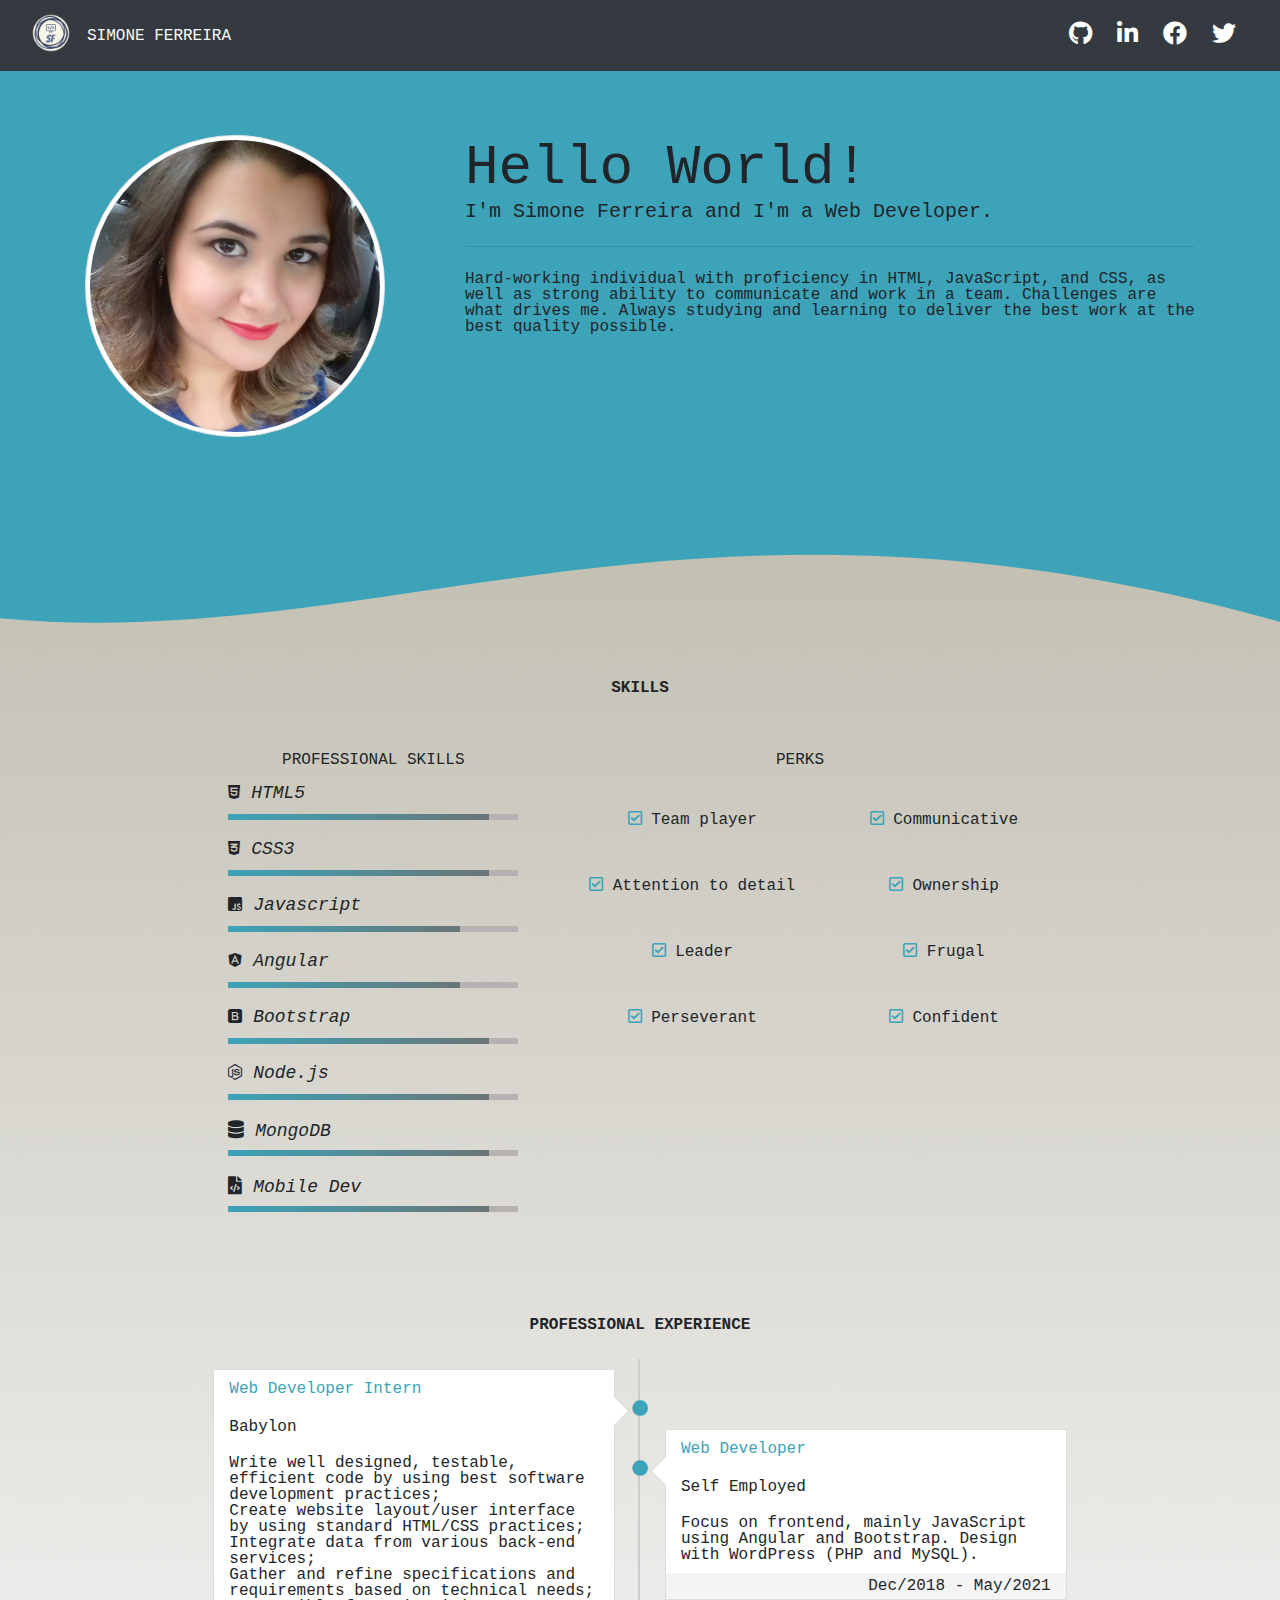
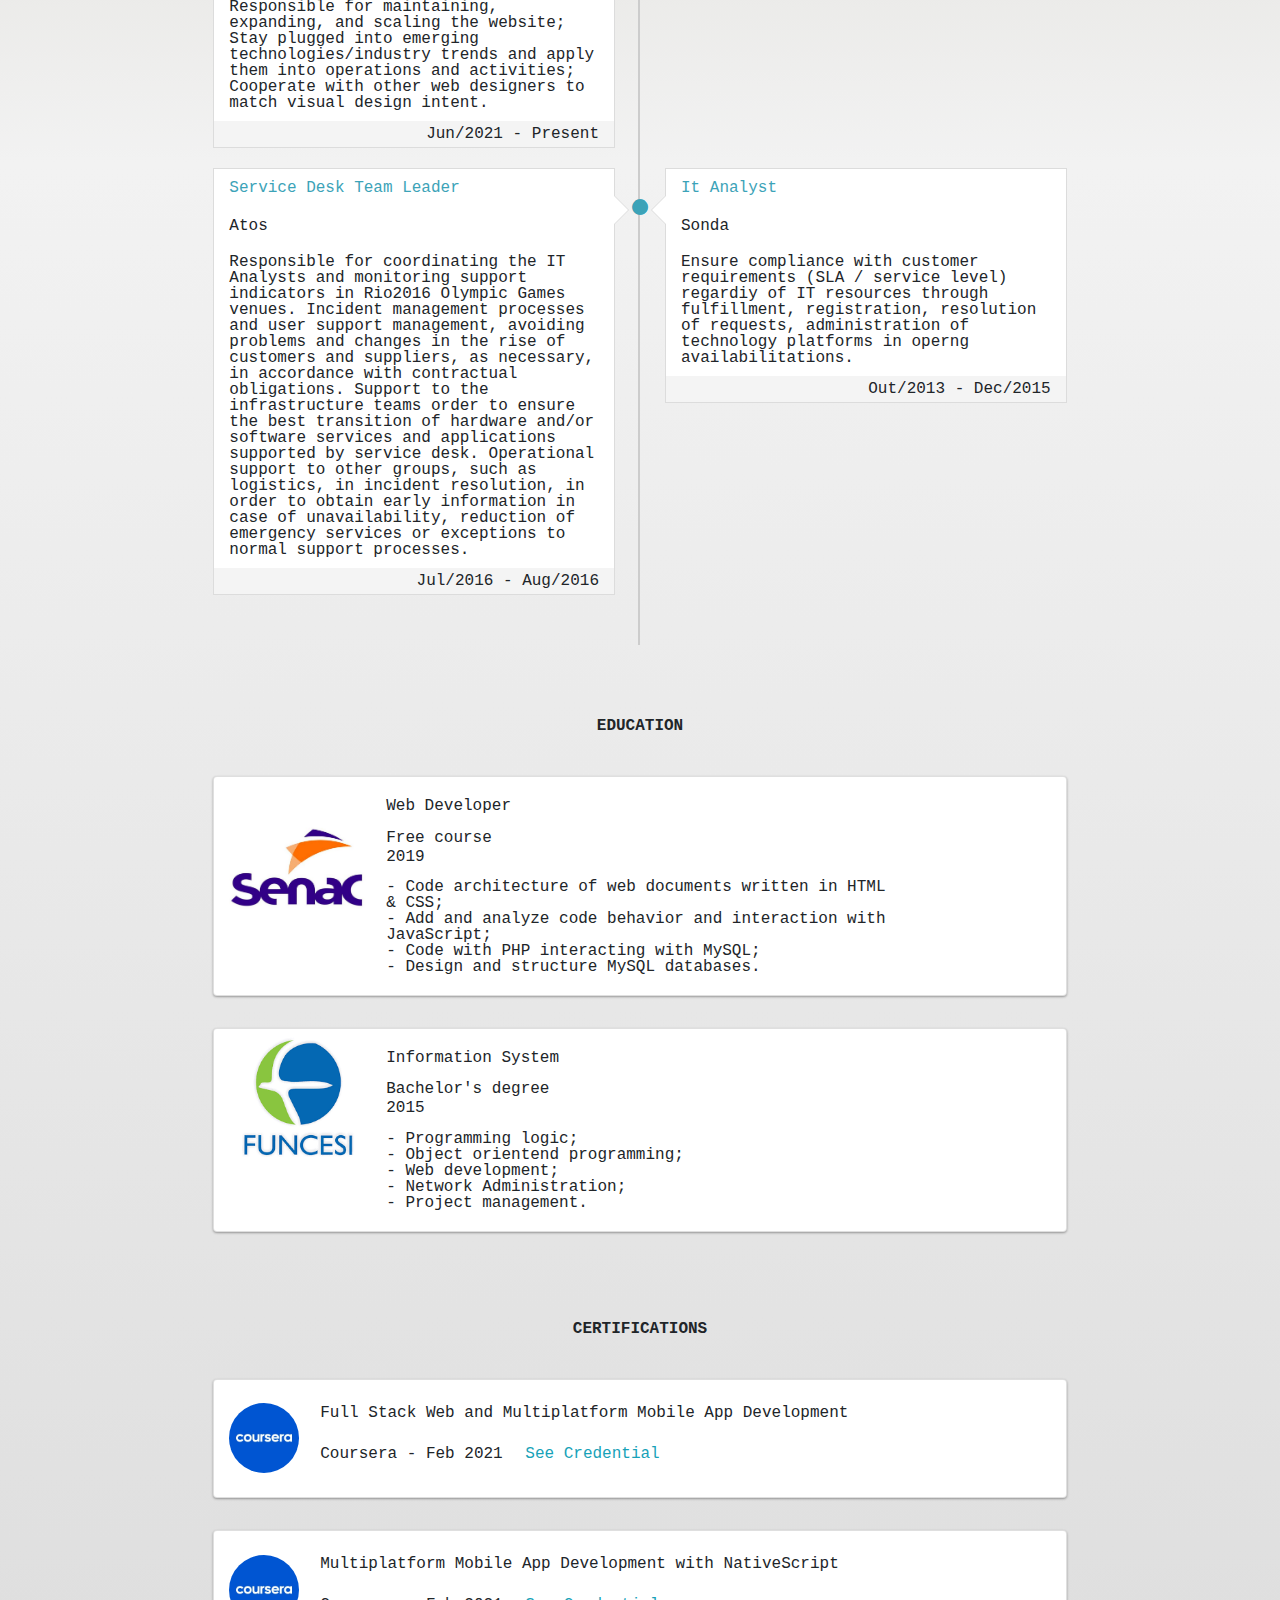
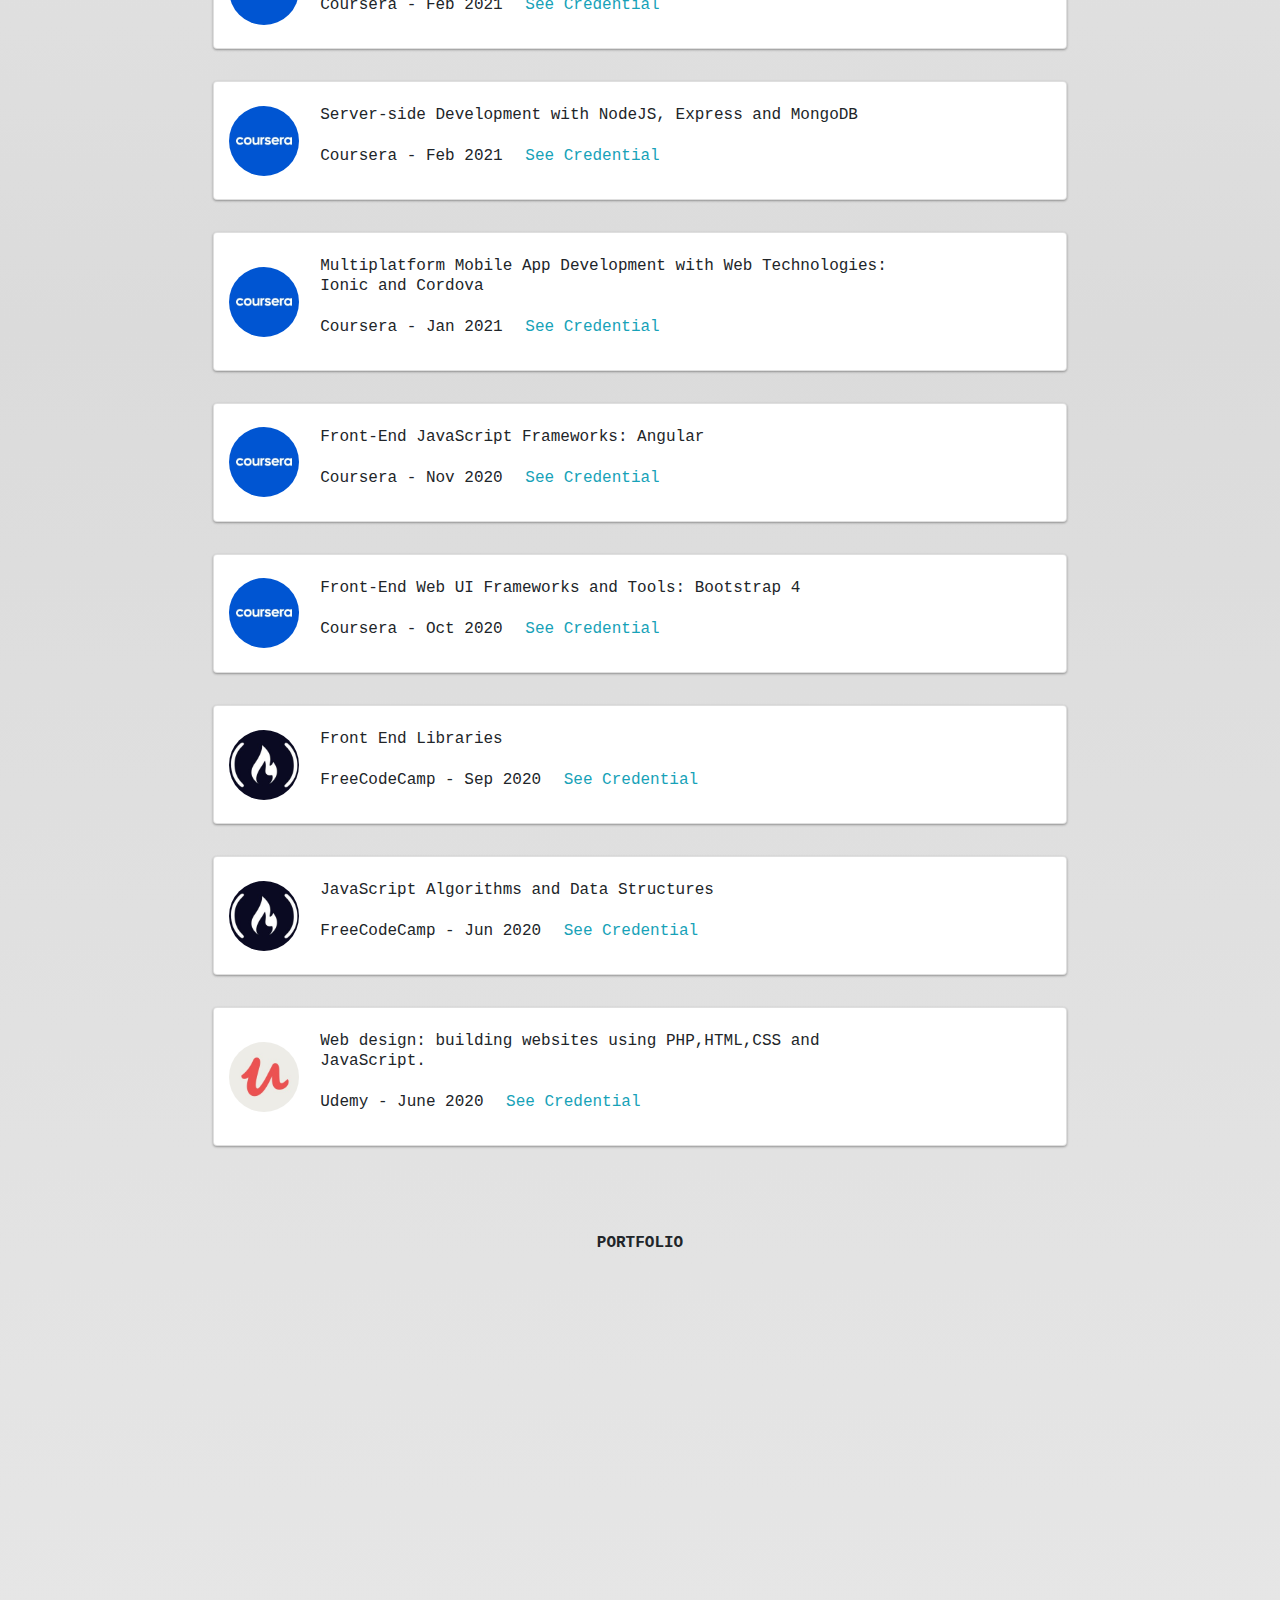
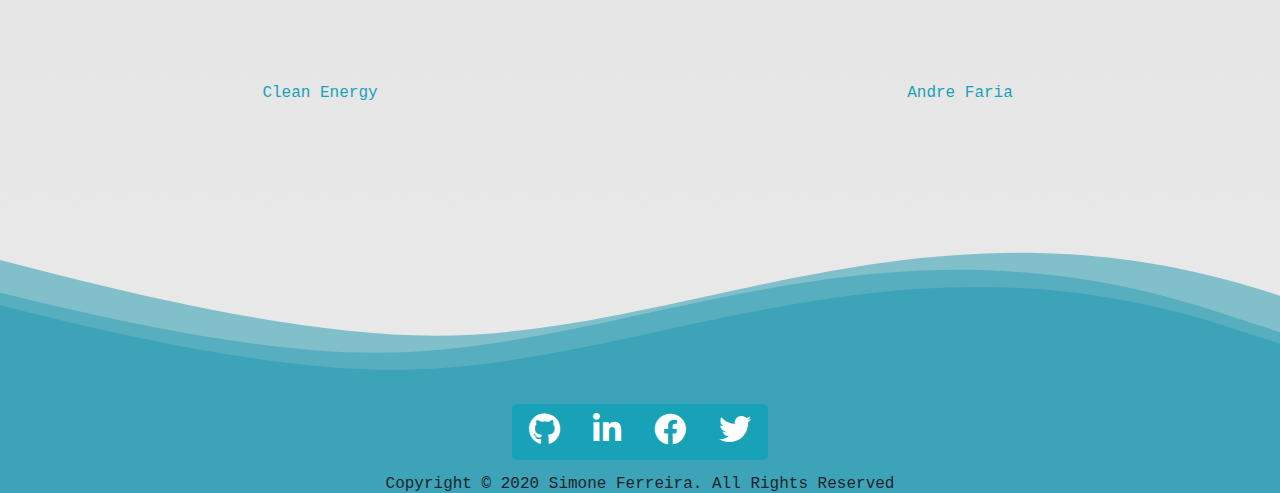
<file: index.html>
<!DOCTYPE html>
<html lang="en">
  <head>
    <meta charset="UTF-8">
    <meta name="viewport" content="width=device-width, initial-scale=1.0">
    <meta name="author" content="Simone Ferreira">
    <meta name="robots" content="index, follow">
    <meta name="revisit-after" content="7 days">
    <meta name="description" content="I'm Simone Ferreira, a front-end developer with good knowledge of create websites.">
    <meta name="keywords" content=" Simone Ferreira, resume, web developer, front-end, html5, css, CV, bootstrap, responsive design">
    <!--CSS-->
    <link rel="shortcut icon" href="./public/img/favicon.ico" sizes="16x16" type="image/x-icon">
    <link rel="stylesheet" href="/public/css/bootstrap.min.css">
    <link rel="stylesheet" href="public/fontawesome-free-5.13.0-web/css/all.css"> 
    <link rel="stylesheet" href="/public/css/reset.css">
    <link rel="stylesheet" href="/public/css/style.css">
    <title>Simone Ferreira</title>
  </head>
  <body>
  <!--------------------------------------------------------------------------Header menu-->
    <div id="navbar" class="container-fluid bg-dark align-self-center sticky-top">
      <nav class="navbar navbar-expand-lg bg-dark navbar-dark" >
        <!--Logo-->
        <a href="index.html" class="navbar-brand "><img src="/public/img/logo.png" alt="Simone Ferreira's photo" width="40" height="40"></a>
        <span class="align-middle text-light text-uppercase">Simone Ferreira</span>
        <!--Collapse menu responsive-->
        <button class="navbar-toggler" data-toggle="collapse" data-target="#menu">
          <span class="navbar-toggler-icon"></span>
        </button>
        
        <div id="menu" class="collapse navbar-collapse">
          <div class="navbar-nav ml-md-auto btn-group " role="group">
            <a  class="btn btn-dark" href="https://github.com/simoneeferreira"><i class="fab fa-github" style="font-size: 24px;"></i></a>
            <a  class="btn btn-dark" href="https://www.linkedin.com/in/simoneeferreira/"><i class="fab fa-linkedin-in" style="font-size: 24px;"></i></a>
            <a  class="btn btn-dark" href="https://www.facebook.com/simone.ferreira.58152"><i class="fab fa-facebook" style="font-size: 24px;"></i></a>
            <a  class="btn btn-dark" href="https://twitter.com/simoneeferreira"><i class="fab fa-twitter" style="font-size: 24px;"></i></a>
          </div>
        </div>
      </nav>
    </div>
    <!---------------------------------------------------------------------------------------Introduction--> 
    <div class="jumbotron jumbotron-fluid mb-0" style="background-color: #3CA3B8;">
     <div class="container">
        <div class="row">
          <div class="col-lg-4">
            <img src="/public/img/profilePicture.jpg" alt="Simone Ferreira's photo" class="img-thumbnail rounded-circle" width="300px" height="300px">
          </div>
          <div class="col-lg-8">
            <h1 class="display-4">Hello World!</h1>
            <p class="lead">I'm Simone Ferreira and I'm a Web Developer.</p>
            <hr class="my-4">
            <p class="mb-3">Hard-working individual with proficiency in HTML, JavaScript, and CSS, as well as strong ability to communicate and work in a team. Challenges are what drives me. Always studying and learning to deliver the best work at the best quality possible. </p>
          </div>
        </div>
      </div>
      
    </div>
    <div style="height: 150px; position: relative; overflow: hidden;"><svg viewBox="0 0 500 150" preserveAspectRatio="none" style="height: 100%; width: 100%;"><path d="M-0.84,112.98 C149.99,150.00 271.49,-49.98 501.41,117.92 L500.00,0.00 L0.00,0.00 Z" style="stroke: none; fill: #3CA3B8"></path></svg></div>
    
    <!-----------------------------------------------------------------------End of jumbotron-->

    <div class="container-fluid mb-5" >
      <!------------------------------------------------------------------------------------------------------------Skills-->
      <div class="row justify-content-center">
        <h2 class=" my-4 col-lg-12 text-center text-uppercase"><b>Skills</b></h2>
        <div class="col-lg-3 col-sm-10">
          <div class="skills">
            <p class="text-center text-uppercase mb-3">Professional skills</p>
            <ul class="m-auto">
              <li><span class="html5"></span><em><i class="fab fa-html5"></i> HTML5</em></li>
              <li><span class="css3"></span><em><i class="fab fa-css3-alt"></i> CSS3</em></li>
              <li><span class="js"></span><em><i class="fab fa-js-square"></i> Javascript</em></li>
              <li><span class="jquery"></span><em><i class="fab fa-angular"></i> Angular</em></li>
              <li><span class="bootstrap"></span><em><i class="fab fa-bootstrap"></i> Bootstrap</em></li>
              <li><span class="node"></span><em><i class="fab fa-node-js"></i> Node.js</em></li>
              <li><span class="database"></span><em><i class="fas fa-database"></i> MongoDB</em></li>
              <li><span class="mobile"></span><em><i class="fas fa-file-code"></i> Mobile Dev</em></li>
            </ul> 
          </div>            
        </div>
        <div class="col-lg-5 col-sm-10">
          <div class="skills m-auto text-center">
            <p class="text-uppercase text-center">Perks</p>
          </div>
          
          <table class="table table-borderless  text-center">
            <tr>
              <td><i class="far fa-check-square" style="color: #3CA3B8;"></i> Team player</td>
              <td><i class="far fa-check-square" style="color: #3CA3B8;"></i> Communicative</td>
            </tr>
            <tr> 
              <td></td>
            </tr>
            <tr>  
              <td><i class="far fa-check-square" style="color: #3CA3B8;"></i> Attention to detail</td>
              <td><i class="far fa-check-square" style="color: #3CA3B8;"></i> Ownership</td>
            </tr>
            <tr>
              <td></td>
            </tr>
            <tr>
              <td><i class="far fa-check-square" style="color: #3CA3B8;"></i> Leader</td>
              <td><i class="far fa-check-square" style="color: #3CA3B8;"></i> Frugal</td>
            </tr>
            <tr>
              <td></td>
            </tr>
            <tr>
              <td><i class="far fa-check-square" style="color: #3CA3B8;"></i> Perseverant</td>
              <td><i class="far fa-check-square" style="color: #3CA3B8;"></i>  Confident</td>
            </tr>
            
          </table>
        </div>
      </div>
      <!---------------------------------------------------------------------------------------Experience-->
      <div class="row justify-content-center mb-5" >
        <h2 class=" my-4 col-lg-12 text-center text-uppercase"><b>Professional Experience</b></h2>
        <ul class="timeline col-lg-8">

          <li>
            <div class="timeline-badge">
              <a><i class="fa fa-circle"></i></a>
            </div>
            <div class="timeline-panel">
                <div class="timeline-heading">
                    <h4>Web Developer Intern</h4>
                    <p>Babylon</p>
                </div>
                <div class="timeline-body">
                    <p>Write well designed, testable, efficient code by using best software development practices;<br>
                      Create website layout/user interface by using standard HTML/CSS practices;<br>
                      Integrate data from various back-end services;<br>
                      Gather and refine specifications and requirements based on technical needs;<br>
                      Responsible for maintaining, expanding, and scaling the website;<br>
                      Stay plugged into emerging technologies/industry trends and apply them into operations and activities;<br>
                      Cooperate with other web designers to match visual design intent.</p>
                </div>
                <div class="timeline-footer">
                    <p class="text-right">Jun/2021 - Present</p>
                </div>
            </div>
          </li>

          <li class="timeline-inverted">
              <div class="timeline-badge">
                <a><i class="fa fa-circle invert" ></i></a>
              </div>
              <div class="timeline-panel">
                  <div class="timeline-heading">
                      <h4>Web Developer</h4>
                      <p>Self Employed</p>
                  </div>
                  <div class="timeline-body">
                      <p>Focus on frontend, mainly JavaScript using Angular and Bootstrap.
                        Design with WordPress (PHP and MySQL).</p>
                  </div>
                  <div class="timeline-footer">
                      <p class="text-right">Dec/2018 - May/2021</p>
                  </div>
              </div>
          </li>
          
          <li>
              <div class="timeline-badge">
                  <a><i class="fa fa-circle" id=""></i></a>
              </div>
              <div class="timeline-panel">
                  <div class="timeline-heading">
                      <h4>Service Desk Team Leader</h4>
                      <p>Atos</p>
                  </div>
                  <div class="timeline-body">
                    <p>Responsible for coordinating the IT Analysts and monitoring support indicators in Rio2016 Olympic Games venues.
                      Incident management processes and user support management, avoiding problems and changes in the rise of customers 
                      and suppliers, as necessary, in accordance with contractual obligations.
                      Support to the infrastructure teams order to ensure the best transition 
                      of hardware and/or software services and applications supported by service desk.
                      Operational support to other groups, such as logistics, in incident resolution, in order to obtain early information 
                      in case of unavailability, reduction of emergency services or exceptions to normal support processes.</p>
                  </div>
                  <div class="timeline-footer">
                      <p class="text-right">Jul/2016 - Aug/2016</p>
                  </div>
              </div>
          </li>
          
          <li class="timeline-inverted">
              <div class="timeline-badge">
                  <a><i class="fa fa-circle invert" id=""></i></a>
              </div>
              <div class="timeline-panel">
                  <div class="timeline-heading">
                      <h4>It Analyst</h4>
                      <p>Sonda</p>
                  </div>
                  <div class="timeline-body">
                      <p>Ensure compliance with customer requirements (SLA / service level) regardiy of IT resources through fulfillment, 
                        registration, resolution of requests, administration of technology platforms in operng availabilitations.</p>
                  </div>
                  <div class="timeline-footer">
                      <p class="text-right">Out/2013 - Dec/2015</p>
                  </div>
              </div>
          </li>
          <li class="clearfix no-float"></li>
        </ul>
      </div>
      <!------------------------------------------------------------------------------------------------Education-->

      <div class="row justify-content-center mb-5">
        <h2 class=" my-4 col-lg-12 text-center text-uppercase"><b>Education</b></h2>
        <div class="card mb-3 card-1 col-lg-8 col-sm-12 m-3">
          <div class="row no-gutters">
            <div class="col-md-2">
              <img src="public/img/Senac.jpg" class="card-img img-fluid mx-auto"alt="Senac's photo">
            </div>
            <div class="col-md-8">
              <div class="card-body">
                <h5 class="card-title">Web Developer</h5>
                <h5 class="card-title">Free course <br> 2019</h5>
                <p class="card-text">
                  - Code architecture of web documents written in HTML & CSS; <br>
                  - Add and analyze code behavior and interaction with JavaScript; <br>
                  - Code with PHP interacting with MySQL; <br>
                  - Design and structure MySQL databases.
                </p>
                
              </div>
            </div>
          </div>
        </div>
        <div class="card mb-3 card-1 col-lg-8 col-sm-12 m-3">
          <div class="row no-gutters">
            <div class="col-md-2">
              <img src="public/img/funcesi.png" class="card-img img-fluid mx-auto"alt="Funcesi's photo">
            </div>
            <div class="col-md-8">
              <div class="card-body">
                <h5 class="card-title">Information System</h5>
                <h5 class="card-title">Bachelor's degree <br> 2015</h5>
                <p class="card-text">
                - Programming logic; <br>
                - Object orientend programming; <br>
                - Web development; <br>
                - Network Administration; <br>
                - Project management.
                </p>
              </div>
            </div>
          </div>
        </div>
      </div>
      <!------------------------------------------------------------------------------------------------Certifications-->
      <div class="row justify-content-center mb-5">
        <h2 class=" my-4 col-lg-12 text-center text-uppercase"><b>Certifications</b></h2>

        <div class="card card-1 col-lg-8 col-sm-12 m-3">
          <div class="row my-1">
            <div class="col-md-1 d-flex align-items-center">
              <img src="public/img/coursera.jpeg" class="img-fluid rounded-circle mx-auto img"alt="Coursera's photo">
            </div>
            <div class="col-md-9 align-middle">
              <div class="card-body">
                <h5 class="card-title">Full Stack Web and Multiplatform Mobile App Development</h5>
                <p class="card-text">Coursera - Feb 2021 <a type="button" class="btn btn-link text-info" href="https://coursera.org/share/6c8e72bc9c3187e116e4117c799b56a4" target="_blank">See Credential</a></p>
              </div>
            </div>
          </div>
        </div>

        <div class="card card-1 col-lg-8 col-sm-12 m-3">
          <div class="row my-1">
            <div class="col-md-1 d-flex align-items-center">
              <img src="public/img/coursera.jpeg" class="img-fluid rounded-circle mx-auto img"alt="Coursera's photo">
            </div>
            <div class="col-md-9 align-middle">
              <div class="card-body">
                <h5 class="card-title">Multiplatform Mobile App Development with NativeScript</h5>
                <p class="card-text">Coursera - Feb 2021 <a type="button" class="btn btn-link text-info" href="https://coursera.org/share/205aaa57ecc92c19e0c407cb115cbfae" target="_blank">See Credential</a></p>
              </div>
            </div>
          </div>
        </div>

        <div class="card card-1 col-lg-8 col-sm-12 m-3">
          <div class="row my-1">
            <div class="col-md-1 d-flex align-items-center">
              <img src="public/img/coursera.jpeg" class="img-fluid rounded-circle mx-auto img"alt="Coursera's photo">
            </div>
            <div class="col-md-9 align-middle">
              <div class="card-body">
                <h5 class="card-title">Server-side Development with NodeJS, Express and MongoDB</h5>
                <p class="card-text">Coursera - Feb 2021 <a type="button" class="btn btn-link text-info" href="https://coursera.org/share/99ab1f9f5020a88fd075f868d2a01e89" target="_blank">See Credential</a></p>
              </div>
            </div>
          </div>
        </div>

        <div class="card card-1 col-lg-8 col-sm-12 m-3">
          <div class="row my-1">
            <div class="col-md-1 d-flex align-items-center">
              <img src="public/img/coursera.jpeg" class="img-fluid rounded-circle mx-auto img"alt="Coursera's photo">
            </div>
            <div class="col-md-9 align-middle">
              <div class="card-body">
                <h5 class="card-title">Multiplatform Mobile App Development with Web Technologies: Ionic and Cordova</h5>
                <p class="card-text">Coursera - Jan 2021 <a type="button" class="btn btn-link text-info" href="https://www.coursera.org/account/accomplishments/certificate/NENNJ89HSYDR" target="_blank">See Credential</a></p>
              </div>
            </div>
          </div>
        </div>

        <div class="card card-1 col-lg-8 col-sm-12 m-3">
          <div class="row my-1">
            <div class="col-md-1 d-flex align-items-center">
              <img src="public/img/coursera.jpeg" class="img-fluid rounded-circle mx-auto img"alt="Coursera's photo">
            </div>
            <div class="col-md-9 align-middle">
              <div class="card-body">
                <h5 class="card-title">Front-End JavaScript Frameworks: Angular</h5>
                <p class="card-text">Coursera - Nov 2020 <a type="button" class="btn btn-link text-info" href="https://coursera.org/share/7ac4c1279136ff2a092fe51bc4223182" target="_blank">See Credential</a></p>
              </div>
            </div>
          </div>
        </div>

        <div class="card card-1 col-lg-8 col-sm-12 m-3">
          <div class="row my-1">
            <div class="col-md-1 d-flex align-items-center">
              <img src="public/img/coursera.jpeg" class="img-fluid rounded-circle mx-auto img"alt="Coursera's photo">
            </div>
            <div class="col-md-9 align-middle">
              <div class="card-body">
                <h5 class="card-title">Front-End Web UI Frameworks and Tools: Bootstrap 4</h5>
                <p class="card-text">Coursera - Oct 2020 <a type="button" class="btn btn-link text-info" href="https://coursera.org/share/4920b8f21dae0c7b7fffae2a55fdda48" target="_blank">See Credential</a></p>
              </div>
            </div>
          </div>
        </div>

        <div class="card card-1 col-lg-8 col-sm-12 m-3">
          <div class="row my-1">
            <div class="col-md-1 d-flex align-items-center">
              <img src="public/img/freecodecamp.jpeg" class="img-fluid rounded-circle mx-auto img"alt="Free code camp's photo">
            </div>
            <div class="col-md-9 align-middle">
              <div class="card-body">
                <h5 class="card-title">Front End Libraries</h5>
                <p class="card-text">FreeCodeCamp - Sep 2020 <a type="button" class="btn btn-link text-info" href="https://www.freecodecamp.org/certification/simoneeferreira/front-end-libraries" target="_blank">See Credential</a></p>
              </div>
            </div>
          </div>
        </div>

        <div class="card card-1 col-lg-8 col-sm-12 m-3">
          <div class="row my-1">
            <div class="col-md-1 d-flex align-items-center">
              <img src="public/img/freecodecamp.jpeg" class="img-fluid rounded-circle mx-auto img"alt="Free Code Camp's photo">
            </div>
            <div class="col-md-9 align-middle">
              <div class="card-body">
                <h5 class="card-title">JavaScript Algorithms and Data Structures</h5>
                <p class="card-text">FreeCodeCamp - Jun 2020 <a type="button" class="btn btn-link text-info" href="https://www.freecodecamp.org/certification/simoneeferreira/javascript-algorithms-and-data-structures" target="_blank">See Credential</a></p>
              </div>
            </div>
          </div>
        </div>

        <div class="card card-1 col-lg-8 col-sm-12 m-3">
          <div class="row my-1">
            <div class="col-md-1 d-flex align-items-center">
              <img src="public/img/udemy.jpeg" class="img-fluid rounded-circle mx-auto img"alt="Udemy's photo">
            </div>
            <div class="col-md-9 align-middle">
              <div class="card-body">
                <h5 class="card-title">Web design: building websites using PHP,HTML,CSS and JavaScript.</h5>
                <p class="card-text">Udemy - June 2020 <a type="button" class="btn btn-link text-info" href="http://ude.my/UC-cc30d711-a221-44e0-a956-6f80d58f4912" target="_blank">See Credential</a></p>
              </div>
            </div>
          </div>
        </div>
        
        
      
      </div>
      
      
      <!------------------------------------------------------------------------------------Portfolio-->
      <div class="row justify-content-center">
        <h2 class=" my-4 col-lg-12 text-center text-uppercase"><b>Portfolio</b></h2>
        <div class="mx-auto col-lg-4 textCenter mb-3">
          <iframe class="embed-responsive iframe mb-2" src="https://cleanenergy.rio.br/" scrolling="no"></iframe>
          <div><a class="text-info text-center" href="https://cleanenergy.rio.br/" target="_blank">Clean Energy</a></div>
        </div>
          
        <div class="mx-auto col-lg-4 textCenter">
          <iframe class="embed-responsive iframe mb-2" src="https://andremmfaria.kantaros.net/" scrolling="no"></iframe>
          <div><a class="text-info" href="https://andremmfaria.kantaros.net/" target="_blank">Andre Faria</a></div>
        </div>      
      </div>     
    </div>
      <!-------------------------------------------------------------------------------------------Footer-->
      <footer class="container-fluid">
        <div class="row">
          <svg class="svg2" xmlns="http://www.w3.org/2000/svg" xmlns:xlink="http://www.w3.org/1999/xlink" viewBox="0 24 150 28" preserveAspectRatio="none">
            <defs>
              <path id="gentle-wave" d="M-160 44c30 0 58-18 68-18s 58 18 88 18 58-18 98-5 58 18 88 18 v44h-352z" />
            </defs>
            <g>
              <use xlink:href="#gentle-wave" x="55" y="0" fill="rgba(60, 163, 184, 0.6)"/>
              <use xlink:href="#gentle-wave" x="48" y="2" fill="rgba(60, 163, 184, 0.6)"/>
              <use xlink:href="#gentle-wave" x="50" y="4" fill="rgba(60, 163, 184, 1)"/>  
            </g>
          </svg>
        </div>
        <div class="row justify-content-center mb-3">
          <div class="btn-group  btn-group-lg" role="group">
            <a  class="btn btn-info" href="https://github.com/simoneeferreira"><i class="fab fa-github" style="font-size: 32px;"></i></a>
            <a  class="btn btn-info" href="https://www.linkedin.com/in/simoneeferreira/"><i class="fab fa-linkedin-in" style="font-size: 32px;"></i></a>
            <a  class="btn btn-info" href="https://www.facebook.com/simone.ferreira.58152"><i class="fab fa-facebook" style="font-size: 32px;"></i></a>
            <a  class="btn btn-info" href="https://twitter.com/simoneeferreira"><i class="fab fa-twitter" style="font-size: 32px;"></i></a>
          </div>
        </div>
        <div class="row justify-content-center">
          <p class="text-center">Copyright &copy; 2020  Simone Ferreira. All Rights Reserved</p>
        </div>
      </footer>
      
  </body>
  <!--JS-->
  <script src="/public/js/jquery.js"></script>
  <script src="/public/js/bootstrap.bundle.min.js"></script>
  <script>
    
    /* When the user scrolls down, hide the navbar. When the user scrolls up, show the navbar */
var prevScrollpos = window.pageYOffset;
window.onscroll = function() {
  var currentScrollPos = window.pageYOffset;
  if (prevScrollpos > currentScrollPos) {
    document.getElementById("navbar").style.top = "0";
  } else {
    document.getElementById("navbar").style.top = "-50px";
  }
  prevScrollpos = currentScrollPos;
}
    
  </script>

</html>
</file>
<file: public/css/style.css>
body{
  background: #ADA996;  /* fallback for old browsers */
  background: -webkit-linear-gradient(to top, #EAEAEA, #DBDBDB, #F2F2F2, #ADA996);  /* Chrome 10-25, Safari 5.1-6 */
  background: linear-gradient(to top, #EAEAEA, #DBDBDB, #F2F2F2, #ADA996); /* W3C, IE 10+/ Edge, Firefox 16+, Chrome 26+, Opera 12+, Safari 7+ */
  
    font-family: 'Courier New', Courier, monospace;
}
.featurette-divider {
    margin: 5rem 0;
}
.featurette-heading {
    font-weight: 300;
    line-height: 1;
    letter-spacing: -.05rem;
}
/*-----------------------------wave*/


/*---------------Professional Skills */
.skills{
    width:inherit;
    position:relative;
    float:left;
    padding:30px 0;
}
.skills ul { 
      padding-top:30px;
      list-style-type: none;
}
.skills li { 
    margin-bottom:50px; 
    background:#b6b2b2; 
    height:6px;
}
.skills em {
    font-size: 18px;
    position:relative; 
    top:-30px;
}
.skills span { 
    height: inherit;
    background-color: #3CA3B8;
    background: linear-gradient(90deg, #3CA3B8, #6A7577);
    position:absolute;
}
.html5 { 
    width:90%;  
    animation:html5 2s ease-out;
  }
  .css3 { 
    width:90%;
    animation:css3 2s ease-out; 
  }
  .js { 
    width:80%;  
    animation:js 2s ease-out;
  }
  .jquery { 
    width:80%;  
    animation:jquery 2s ease-out;
  } 
  .bootstrap { 
    width:90%;  
    animation:bootstrap 2s ease-out;
  } 

  .node { 
    width:90%;  
    animation:bootstrap 2s ease-out;
  } 
  .database { 
    width:90%;  
    animation:bootstrap 2s ease-out;
  } 
  .mobile { 
    width:90%;  
    animation:bootstrap 2s ease-out;
  } 
   
  @keyframes html5 { 
    0%  { width:0px;} 
    100%{ width:90%;}  
  }
  @keyframes css3 {
    0%  { width:0px;} 
    100%{ width:90%;}  
  }
  @keyframes js {
    0%  { width:0px;}
    100%{ width:80%;}
  }
  @keyframes jquery {
    0%  { width:0px;}
    100%{ width:80%;}
  }
  @keyframes bootstrap {
    0%  { width:0px;}
    100%{ width:90%;}
  }
  @keyframes node{
    0%  { width:0px;}
    100%{ width:100%;}
  }
  @keyframes database{
    0%  { width:0px;}
    100%{ width:90%;}
  }
  @keyframes mobile {
    0%  { width:0px;}
    100%{ width:90%;}
  }

  /*-----------------Additional skills*/
  .circle-chart{
      padding-top: 30px;
  }
  .circle-chart-circle {
    animation: circle-chart-fill 2s reverse;
    transform: rotate(-90deg);
    transform-origin: center;
  }
  .circle-chart-info {
    animation: circle-chart-appear 2s forwards;
    opacity: 0;
    transform: translateY(0.3em);
  }
  @keyframes circle-chart-fill {
    to { stroke-dasharray: 0 100; 
    }
  }  
  @keyframes circle-chart-appear { 
    to {opacity: 1;                            
        transform: translateY(0);           
    }
  }
  

  /*-------------------Education Card*/
  
  .card-1{
    box-shadow: 0 1px 3px rgba(0,0,0,0.12), 0 1px 2px rgba(0,0,0,0.24);
    transition: all 0.3s cubic-bezier(.25,.8,.25,1);
  }
  
  .card-1:hover {
    box-shadow: 0 14px 28px rgba(0,0,0,0.25), 0 10px 10px rgba(0,0,0,0.22);
  }

  /*----------------Experience timeline*/
  .timeline {
    list-style: none;
    padding: 10px 0;
    position: relative;
    font-weight: 300;
}
.timeline:before {
    top: 0;
    bottom: 0;
    position: absolute;
    content:" ";
    width: 2px;
    background: #cccccc;
    left: 50%;
    margin-left: -1.5px;
}
.timeline > li {
    margin-bottom: 20px;
    position: relative;
    width: 50%;
    float: left;
    clear: left;
}
.timeline > li:before, .timeline > li:after {
    content:" ";
    display: table;
}
.timeline > li:after {
    clear: both;
}
.timeline > li:before, .timeline > li:after {
    content:" ";
    display: table;
}
.timeline > li:after {
    clear: both;
}
.timeline > li > .timeline-panel {
    width: calc(100% - 25px);
    width: -moz-calc(100% - 25px);
    width: -webkit-calc(100% - 25px);
    float: left;
    border: 1px solid #dcdcdc;
    background: #ffffff;
    position: relative;
}
.timeline > li > .timeline-panel:before {
    position: absolute;
    top: 26px;
    right: -15px;
    display: inline-block;
    border-top: 15px solid transparent;
    border-left: 15px solid #dcdcdc;
    border-right: 0 solid #dcdcdc;
    border-bottom: 15px solid transparent;
    content:" ";
}
.timeline > li > .timeline-panel:after {
    position: absolute;
    top: 27px;
    right: -14px;
    display: inline-block;
    border-top: 14px solid transparent;
    border-left: 14px solid #ffffff;
    border-right: 0 solid #ffffff;
    border-bottom: 14px solid transparent;
    content:" ";
}
.timeline > li > .timeline-badge {
    color: #ffffff;
    width: 24px;
    height: 24px;
    line-height: 50px;
    text-align: center;
    position: absolute;
    top: 16px;
    right: -12px;
    z-index: 100;
}
.timeline > li.timeline-inverted > .timeline-panel {
    float: right;
}
.timeline > li.timeline-inverted > .timeline-panel:before {
    border-left-width: 0;
    border-right-width: 15px;
    left: -15px;
    right: auto;
}
.timeline > li.timeline-inverted > .timeline-panel:after {
    border-left-width: 0;
    border-right-width: 14px;
    left: -14px;
    right: auto;
}
.timeline-badge > a {
    color: #3CA3B8 !important;
}
.timeline-badge a:hover {
    color: #6A7577!important;
}
.timeline-title {
    margin-top: 0;
    color: inherit;
}
.timeline-heading h4 {
    font-weight: 400;
    padding: 10px 15px;
    color: #3CA3B8;
}
.timeline-heading p{
    padding: 10px 15px;
    margin-bottom: 0;
}
.timeline-body > p, .timeline-body > ul {
    padding: 10px 15px;
    margin-bottom: 0;
}
.timeline-footer {
    padding: 5px 15px;
    background-color:#f4f4f4;
}
.timeline-footer p { margin-bottom: 0; }
.timeline-footer > a {
    cursor: pointer;
    text-decoration: none;
}
.timeline > li.timeline-inverted {
    float: right;
    clear: right;
}
.timeline > li:nth-child(2) {
    margin-top: 60px;
}
.timeline > li.timeline-inverted > .timeline-badge {
    left: -12px;
}
.no-float {
    float: none !important;
}
@media (max-width: 767px) {
    ul.timeline:before {
        left: 40px;
    }
    ul.timeline > li {
        margin-bottom: 0px;
        position: relative;
        width:100%;
        float: left;
        clear: left;
    }
    ul.timeline > li > .timeline-panel {
        width: calc(100% - 65px);
        width: -moz-calc(100% - 65px);
        width: -webkit-calc(100% - 65px);
    }
    ul.timeline > li > .timeline-badge {
        left: 28px;
        margin-left: 0;
        top: 16px;
    }
    ul.timeline > li > .timeline-panel {
        float: right;
    }
    ul.timeline > li > .timeline-panel:before {
        border-left-width: 0;
        border-right-width: 15px;
        left: -15px;
        right: auto;
    }
    ul.timeline > li > .timeline-panel:after {
        border-left-width: 0;
        border-right-width: 14px;
        left: -14px;
        right: auto;
    }
    .timeline > li.timeline-inverted {
        float: left;
        clear: left;
        margin-top: 30px;
        margin-bottom: 30px;
    }
    .timeline > li.timeline-inverted > .timeline-badge {
        left: 28px;
    }
}

/*------------------------------------------------Certifications*/
.img{
  max-width: 70px;
  margin: auto;
}

/*------------------------------------------------Portfolio*/
div .iframe{
  min-height: 400px;
}
.textCenter{
  position: relative;
  text-align: center;
  color: white;
}
/*--------------------wave*/
.svg2{
   
    width: 100%;
    bottom: 30px;
    left: 0;
    overflow: visible;
  }

/*--------------------------------------------------------------Footer*/
.fab{
    font-size: 16px;
}
</file>
